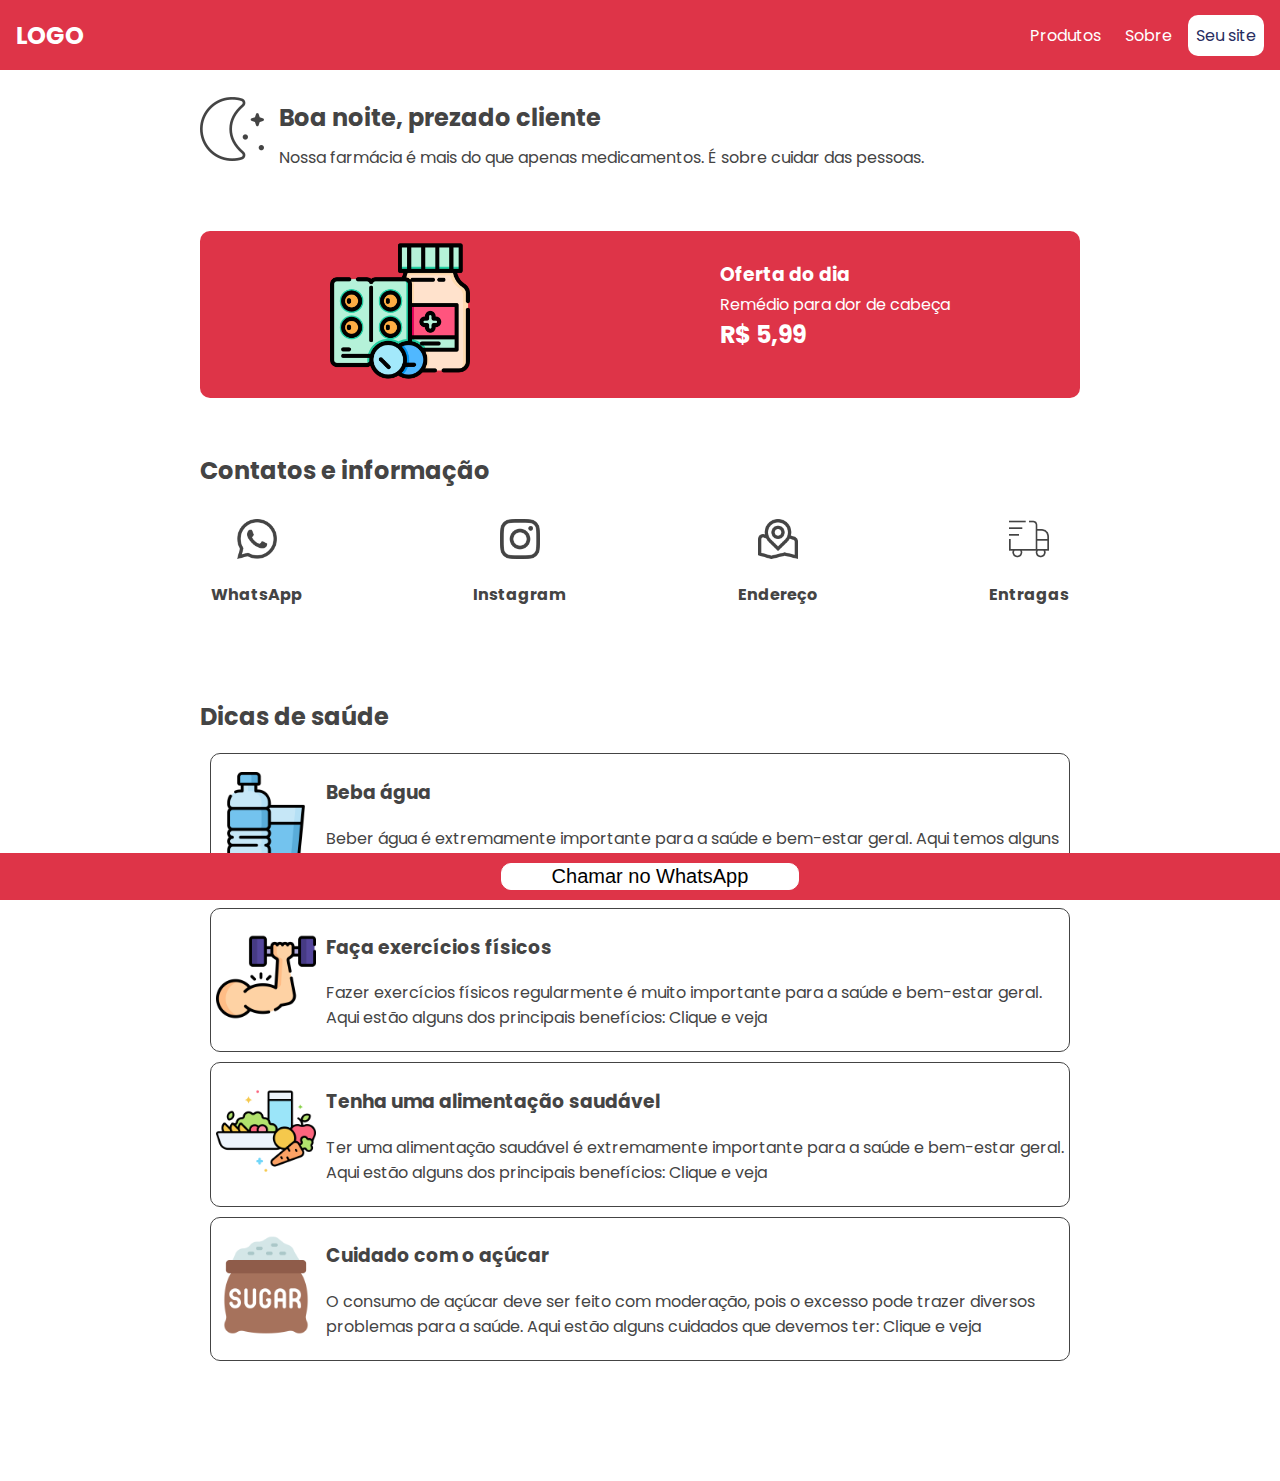
<file: index.html>
<!DOCTYPE html>
<html lang="pt-br">
<head>
    <meta charset="UTF-8">
    <meta name="viewport" content="width=device-width, initial-scale=1.0">
    <link rel="stylesheet" href="estilo/style.css">
    <title>Farmacia</title>
</head>
<body onload="carregar()">

    <header id="header">
        <a id="logo" href="index.html">LOGO</a>
        <nav id="nav">
            <ul id="menu">
                <li><a href="produtos.html">Produtos</a></li>
                <li><a href="sobre.html">Sobre</a></li>
                <li><a id="gage" href="sitegage.html">Seu site</a></li>
            </ul>
        </nav>
    </header>

    <div class="areaSite">

        <!--O conteudo tem que ser feito aqui dentro abaixo-->

        <div id="boasVindas">

            <div id="foto">
                <img id="imagem" src="icones/dia.png" alt="foto do dia">
            </div>

            <div id="pMsg">
                <h2 id="msg"></h2>
                <p>Nossa farmácia é mais do que apenas medicamentos. É sobre cuidar das pessoas.</p>
            </div>

        </div> <br>

        <div id="oferta">

            <div>
                <img id="imgProdutos" src="imagens/remedio.png" alt="">
            </div>

            <div id="anuncio">
                <h3>Oferta do dia</h3>
                <p>Remédio para dor de cabeça</p>
                <h2>R$ 5,99</h2>
            </div>

        </div>

        <br>

        <div id="info">

            <h2>Contatos e informação</h2>

            <div id="infoDois">

                <div onclick="chamawhast()">
                    <img src="icones/whatsapp.png">
                    <p><b>WhatsApp</b></p>
                </div>

                <div onclick="chamainsta()">
                    <img src="icones/instagram.png">
                    <p><b>Instagram</b></p>
                </div>

                <div onclick="mostraEndereco()">
                    <img src="icones/mapa.png">
                    <p><b>Endereço</b></p>
                </div>

                <div onclick="irEntregas()">
                    <img src="icones/envio.png">
                    <p><b>Entragas</b></p>
                </div>

            </div>

        </div> <br>

        <!-- Dicas -->

        <div id="dicas">

            <h2>Dicas de saúde</h2>

            <div id="dicasDois">

                <div id="dicaS">

                    <div>
                        <img src="icones/01-agua.png" alt="">
                    </div>

                    <div id="dicaTxt">
                        <h3>Beba água</h3>
                        <p>Beber água é extremamente importante para a saúde e bem-estar geral. Aqui temos alguns dos principais benefícios de beber água: Clique e veja</p>
                    </div>

                </div>

                <div id="dicaS">

                    <div>
                        <img src="icones/02-força.png" alt="">
                    </div>

                    <div id="dicaTxt">
                        <h3>Faça exercícios físicos</h3>
                        <p>Fazer exercícios físicos regularmente é muito importante para a saúde e bem-estar geral. Aqui estão alguns dos principais benefícios: Clique e veja</p>
                    </div>

                </div>

                <div id="dicaS">

                    <div>
                        <img src="icones/03-alimento.png" alt="">
                    </div>

                    <div id="dicaTxt">
                        <h3>Tenha uma alimentação saudável</h3>
                        <p>Ter uma alimentação saudável é extremamente importante para a saúde e bem-estar geral. Aqui estão alguns dos principais benefícios: Clique e veja</p>
                    </div>

                </div>

                <div id="dicaS">

                    <div>
                        <img src="icones/04-açucar.png" alt="">
                    </div>

                    <div id="dicaTxt">
                        <h3>Cuidado com o açúcar </h3>
                        <p>O consumo de açúcar deve ser feito com moderação, pois o excesso pode trazer diversos problemas para a saúde. Aqui estão alguns cuidados que devemos ter: Clique e veja</p>
                    </div>

                </div>

            </div>

        </div>

        <!--O conteudo tem que ser feito aqui dentro acima-->

    </div>

    <!-- Janelas popup tem que ser feito aqui dentro abaixo-->

    <div id="whats">

        <div id="whatsDois">

            <div id="whatsTres">

                <img src="icones/whatsapp.png">
                <h3>Chamar no WhatsApp</h3>
                <p>
                    Você está saindo do nosso site e indo para WhatsApp deseja continuar ?
                </p>

                <div id="rota">
                    <a href="#" onclick="avisogeral()">SIM</a> <br>
                    <button onclick="fechawhast()">NÃO</button>
                </div>

            </div>

        </div>

    </div>

    <!--Janela instagram -->

    <div id="insta">

        <div id="instaDois">

            <div id="instaTres">

                <img src="icones/instagram.png">
                <h3>Ver nosso Instagram</h3>
                <p>
                    Você está saindo do nosso site e indo para Instagram deseja continuar ?
                </p>

                <div id="rota">
                    <a href="#" onclick="avisogeral()">SIM</a> <br>
                    <button onclick="fechaInsta()">NÃO</button>
                </div>

            </div>

        </div>

    </div>

    <!-- Janela endereço -->

    <div id="endereco">

        <div id="enderecoDois">

            <div id="enderecoTres">

                <img id="mapaEnd" src="icones/mapa.png">

                <h3>Nossa loja fica localizada em:</h3>
                <p><b>Cidade: </b>Brasilia - DF</p>
                <p><b>Bairro: </b>Santa Maria</p>
                <p><b>Logradouro: </b>QR 00 N° 000</p>
                <p><b>CEP: </b>00000-000</p>
                <p>Loja aberta todos os dias da 00:00 até as 23:00</p>
                <p>Telefone: (61) 0000-0000</p>

            </div>
            <button onclick="fechaEndereco()">FECHAR</button>
        </div>

    </div> <br><br><br><br>

    <!-- Janela entragas -->


    <footer id="footer">

        <button onclick="avisogeral()">Chamar no WhatsApp</button>

    </footer>
    <!-- Janelas popup tem que ser feito aqui dentro acima-->

    <script src="interacao/app.js"></script>

</body>
</html>
</file>
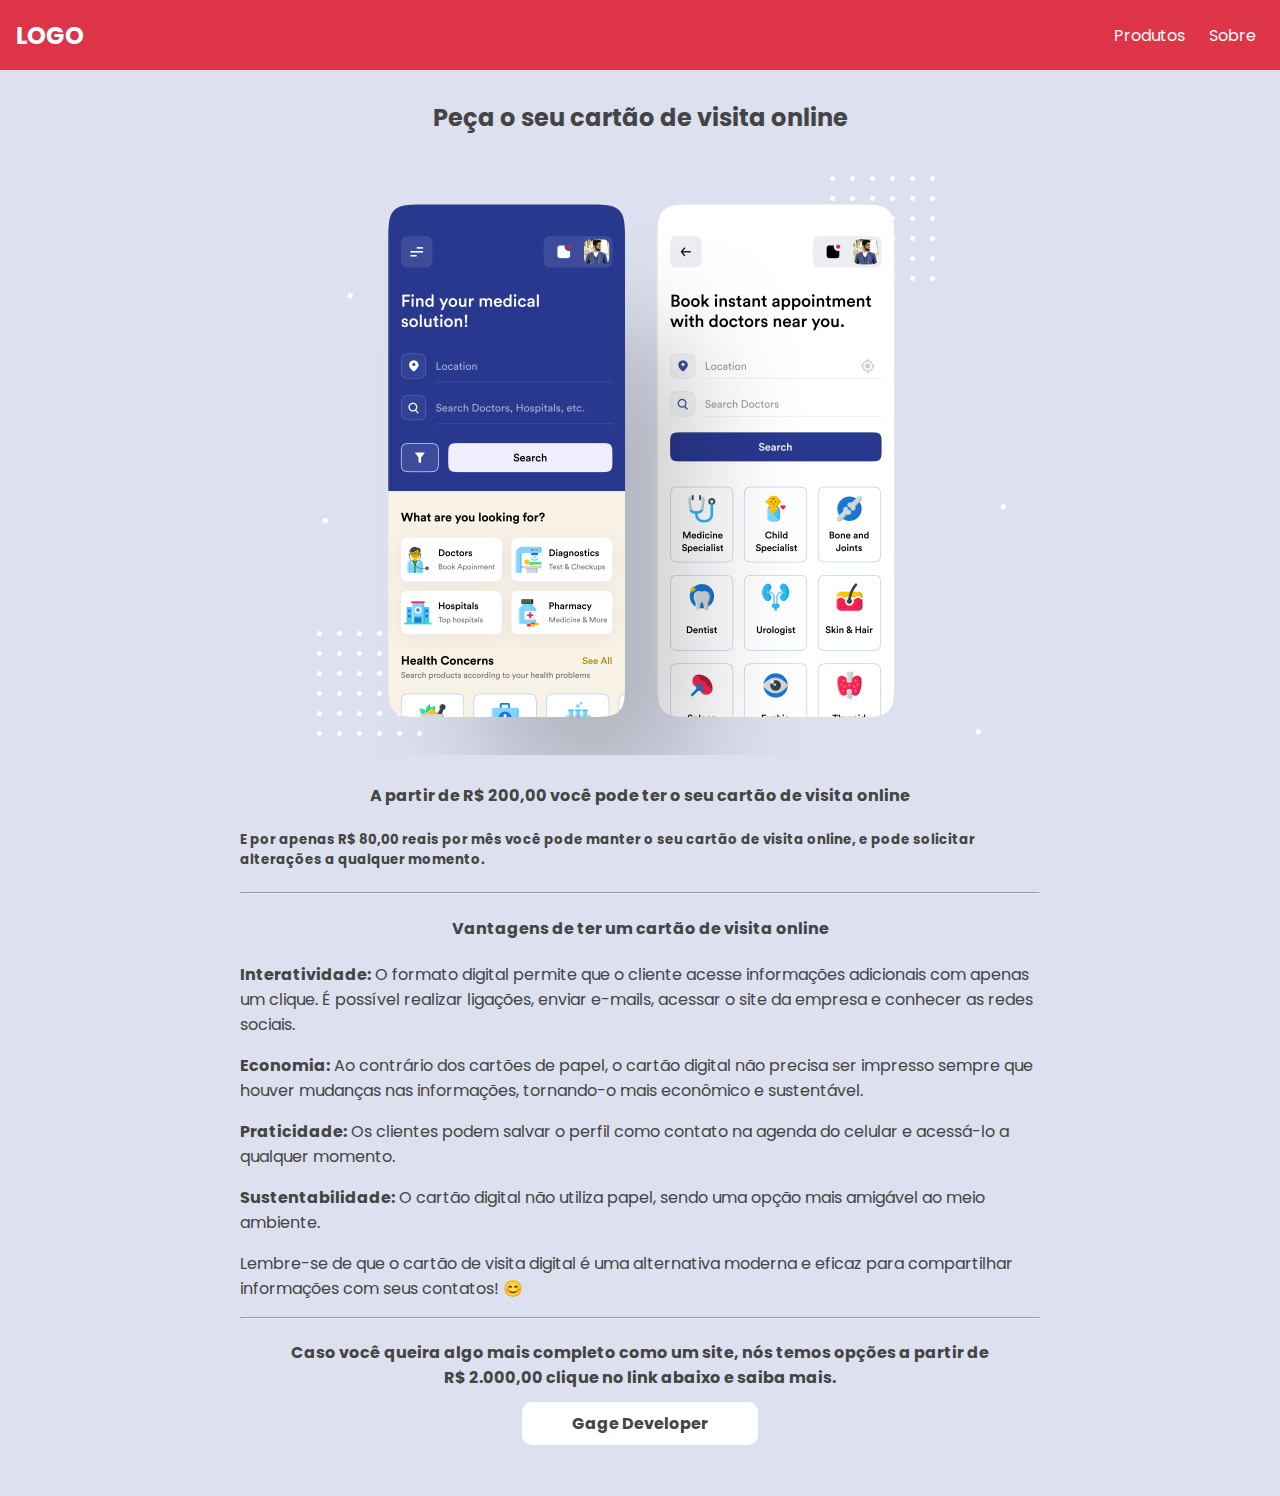
<file: sitegage.html>
<!DOCTYPE html>
<html lang="pt-br">
<head>
    <meta charset="UTF-8">
    <meta name="viewport" content="width=device-width, initial-scale=1.0">
    <link rel="stylesheet" href="estilo/style.css">
    <link rel="stylesheet" href="estilo/gage.css">
    <title>Farmacia</title>
</head>
<body id="bodyDois">
    
    <header id="header">
        <a id="logo" href="index.html">LOGO</a>
        <nav id="nav">
            <ul id="menu">
                <li><a href="produtos.html">Produtos</a></li>
                <li><a href="sobre.html">Sobre</a></li>
            </ul>
        </nav>
    </header>

    <div id="gTamanho">
        
        <h2>Peça o seu cartão de visita online</h2>

        <div id="gsobre">
            <img src="imagens/00-anuncio.png" alt="">
        </div>

        <div id="gtexto">

            <h4>A partir de R$ 200,00 você pode ter o seu cartão de visita online</h4>
            <h5>
                E por apenas R$ 80,00 reais por mês você pode manter o seu cartão de visita online, e pode solicitar alterações a qualquer momento.
            </h5> <hr>

            <h4>Vantagens de ter um cartão de visita online</h4>

            <p>
                <b>Interatividade:</b> O formato digital permite que o cliente acesse informações adicionais com apenas um clique. É possível realizar ligações, enviar e-mails, acessar o site da empresa e conhecer as redes sociais.
            </p>

            <p>
                <b>Economia:</b> Ao contrário dos cartões de papel, o cartão digital não precisa ser impresso sempre que houver mudanças nas informações, tornando-o mais econômico e sustentável.
            </p>

            <p>
                <b>Praticidade:</b> Os clientes podem salvar o perfil como contato na agenda do celular e acessá-lo a qualquer momento.
            </p>

            <p>
                <b>Sustentabilidade:</b> O cartão digital não utiliza papel, sendo uma opção mais amigável ao meio ambiente.
            </p>

            <p>
                Lembre-se de que o cartão de visita digital é uma alternativa moderna e eficaz para compartilhar informações com seus contatos! 😊
            </p> <hr>

            <h4>
                Caso você queira algo mais completo como um site, nós temos opções a partir de <br>R$ 2.000,00 clique no link abaixo e saiba mais.
            </h4>

            <div id="areaLink">
                <a id="gIri" href="http://gagedev.com.br/sites.html"><b>Gage Developer</b></a>
            </div>

        </div> <br><br>

    </div>

</body>
</html>
</file>
<file: estilo/style.css>
@import url('https://fonts.googleapis.com/css2?family=Poppins:wght@300&display=swap');

body, ul{
    margin: 0;
    padding: 0;
    font-family: 'Poppins', sans-serif;
    color: #444444;
}

a{
    color: #ffffff;
    text-decoration: none;
    border-radius: 10px;
}

a:hover{
    background: #272c60;
}

#logo{
    font-size: 1.5rem;
    font-weight: bold;
}

#header{
    box-sizing: border-box;
    height: 70px;
    padding: 1rem;
    display: flex;
    align-items: center;
    justify-content: space-between;
    background: #de3448;
}

#menu{
    display: flex;
    list-style: none;
    gap: .5rem;
}

#menu a{
    display: block;
    padding: .5rem;
}

/*##########*/

#sdia{
    color: #444444; 
}

.areaSite{
    max-width: 900px;
    margin: 0 auto;
}

#boasVindas{
    margin: 10px;
    display: flex;
    align-items: center;
}

#pMsg{
    margin-left: 15px;
}

#pMsg p{
    margin-top: -10px;
}

/* capa */

#imgProdutos{
    width: 140px;
}

#oferta{
    display: flex;
    justify-content: space-around;
    background: #de3448;
    margin: 10px;
    color: #ffffff;
    padding: 10px;
    border-radius: 10px;
}

#anuncio{
    margin-left: 10px;
}

#anuncio p{
    margin-top: -15px;
    margin-bottom: -20px;
}

/* contatos e informação */

#info{
    margin: 10px;
}

#infoDois img{
    width: 40px;
}

#infoDois{
    display: flex;
    justify-content: space-between;
}

#infoDois > div{
    padding: 10px;
    border: 1px solid #ffffff;
    text-align: center;
    align-items: center;
}

/* interação popup*/

#whats{
    display: none;
    background: rgba(0, 0, 0, 0.903);
    position: fixed;
    top: 0;
    left: 0;
    width: 100%;
    height: 100%;
}

#whatsDois{
    background: #ffffff;
    max-width: 500px;
    padding: 10px;
    border-radius: 10px;
    margin: auto;
    margin-top: auto;

    position: absolute;
    top: 50%;
    left: 50%;
    transform: translate(-50%, -50%);
}

#whatsTres{
    text-align: center;
}

#rota{
    
}

#rota a{
    background: #272c60;
    display: block;
    padding: .5rem;
    padding-left: 20px;
    padding-right: 20px;
}

#rota button{
    padding: .5rem;
    background: #ffffff;
    border: 1px solid #ffffff;
    cursor: pointer;
}

/*Janela instagram*/

#insta{
    display: none;
    background: rgba(0, 0, 0, 0.903);
    position: fixed;
    top: 0;
    left: 0;
    width: 100%;
    height: 100%;
}

#instaDois{
    background: #ffffff;
    max-width: 500px;
    padding: 10px;
    border-radius: 10px;
    margin: auto;
    margin-top: auto;

    position: absolute;
    top: 50%;
    left: 50%;
    transform: translate(-50%, -50%);
}

#instaTres{
    text-align: center;
}

/* Endereço */

#endereco{
    display: none;
    background: rgba(0, 0, 0, 0.903);
    position: fixed;
    top: 0;
    left: 0;
    width: 100%;
    height: 100%;
}

#enderecoDois{
    background: #ffffff;
    max-width: 500px;
    padding: 10px;
    border-radius: 10px;
    margin: auto;
    margin-top: auto;

    position: absolute;
    top: 50%;
    left: 50%;
    transform: translate(-50%, -50%);
}

#enderecoTres{
    text-align: center;
}

#enderecoTres p{
    text-align: left;
}

#enderecoDois button{
    width: 100%;
    padding: .3rem;
    background: #de3448;
    color: #ffffff;
    border: 1px solid #de3448;
    border-radius: 10px;
    cursor: pointer;
}

/* ############## */

.infoSite{
    padding: 10px;
}

/* Dicas */

#dicas{
    padding: 10px;
}

#dicaS img{
    width: 100px;
}

#dicaS{
    background: #ffffff;
    border: 1px solid #444444;
    display: flex;
    align-items: center;
    margin: 10px;
    border-radius: 10px;
    max-width: 900px;
    padding: 5px;
}

#dicaTxt{
    margin-left: 10px;
}

/* @@@@ */

#footer{
    background: #de3448;
    position: fixed;
    bottom: 0;
    width: 100%;
    padding: 10px;
    text-align: center;
}

#footer button{
    font-size: 15pt;
    padding-left: 50px;
    padding-right: 50px;
    border-radius: 10px;
    background: #ffffff;
    border: 1px solid #ffffff;
}

/* seu site */
#gage{
    background: #ffffff;
    color: #272c60;
}
</file>
<file: estilo/gage.css>
#bodyDois{
    background: #dde0ee;
}

#gTamanho{
    max-width: 800px;
    margin: 0 auto;
    padding: 10px;
}

#gTamanho h2{
    text-align: center;
}

#gsobre img{
    width: 100%;
}

#gsobre{

}

#gtexto h4{
    text-align: center;
}

#gIri{
    background: #ffffff;
    color: #444444;
    padding: 10px;
    padding-left: 50px;
    padding-right: 50px;
}

#areaLink{
    text-align: center;
}
</file>
